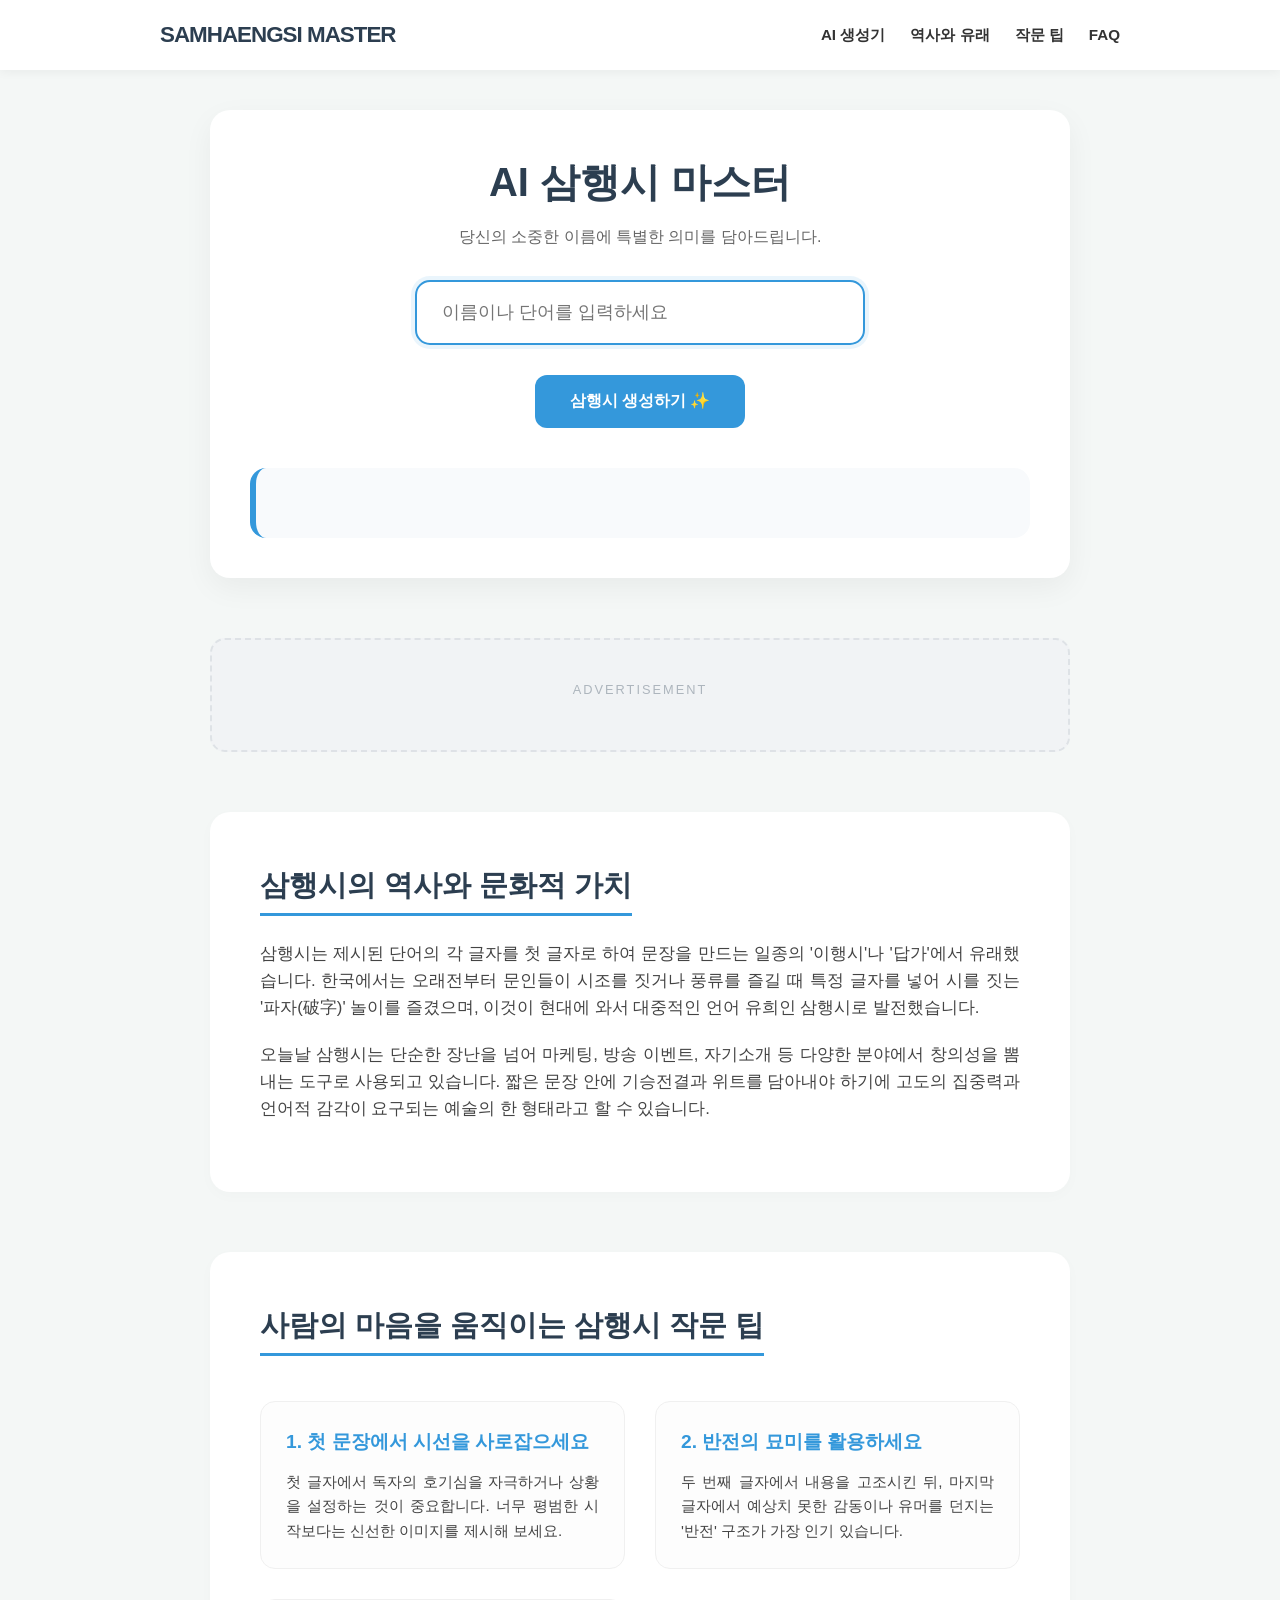
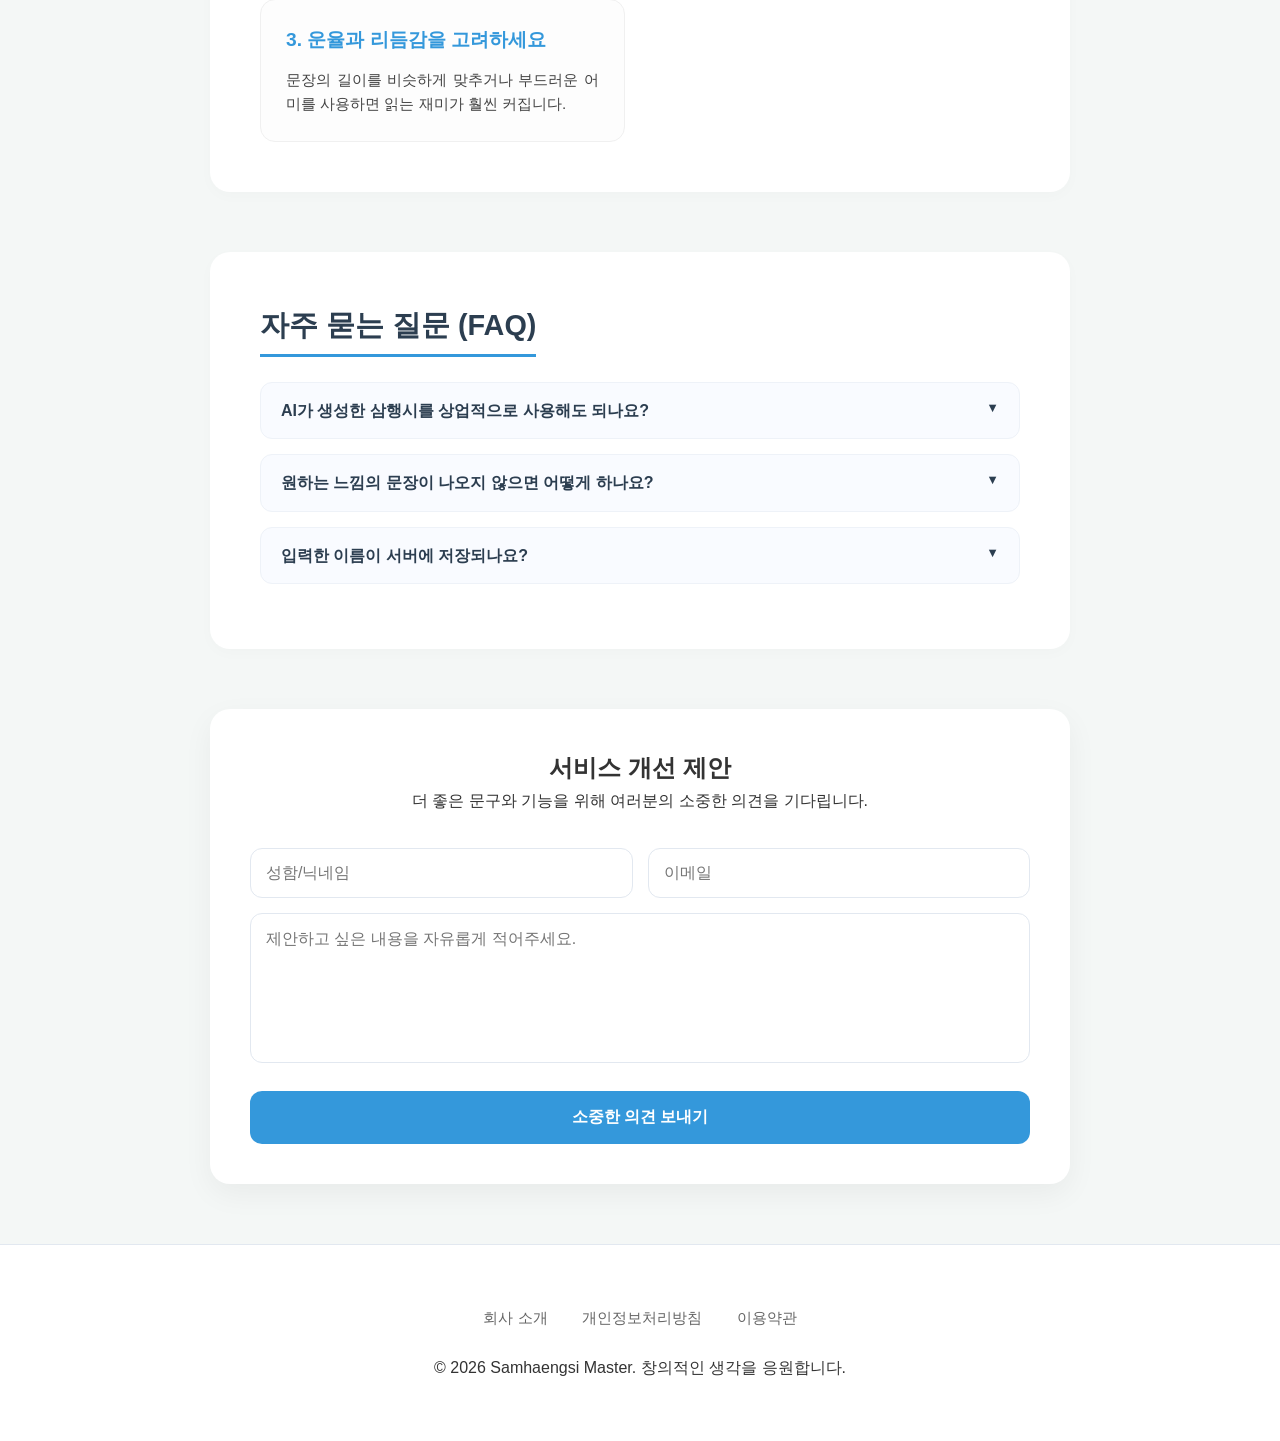
<file: index.html>
<!DOCTYPE html>
<html lang="ko">
<head>
    <!-- Google tag (gtag.js) -->
    <script async src="https://www.googletagmanager.com/gtag/js?id=G-84EFPF96HW"></script>
    <script>
      window.dataLayer = window.dataLayer || [];
      function gtag(){dataLayer.push(arguments);}
      gtag('js', new Date());

      gtag('config', 'G-84EFPF96HW');
    </script>
    <script type="text/javascript">
        (function(c,l,a,r,i,t,y){
            c[a]=c[a]||function(){(c[a].q=c[a].q||[]).push(arguments)};
            t=l.createElement(r);t.async=1;t.src="https://www.clarity.ms/tag/"+i;
            y=l.getElementsByTagName(r)[0];y.parentNode.insertBefore(t,y);
        })(window, document, "clarity", "script", "wb2wrzkjo5");
    </script>
    <meta charset="UTF-8">
    <meta name="viewport" content="width=device-width, initial-scale=1.0">
    <title>삼행시 마스터 | AI 기반 창의적인 삼행시 생성 및 작문 가이드</title>
    <meta name="description" content="이름과 단어로 멋진 삼행시를 지어보세요. 삼행시의 역사, 작문 팁, 풍부한 예시까지 제공하는 국내 최고의 삼행시 전문 플랫폼입니다.">
    <meta name="google-adsense-account" content="ca-pub-3675438535838084">
    <script async src="https://pagead2.googlesyndication.com/pagead/js/adsbygoogle.js?client=ca-pub-3675438535838084"
     crossorigin="anonymous"></script>
    <link rel="stylesheet" href="style.css">
</head>
<body>

<header>
    <nav class="nav-container">
        <div class="logo">SAMHAENGSI MASTER</div>
        <ul class="nav-links">
            <li><a href="#generator">AI 생성기</a></li>
            <li><a href="#history">역사와 유래</a></li>
            <li><a href="#tips">작문 팁</a></li>
            <li><a href="#faq">FAQ</a></li>
        </ul>
    </nav>
</header>

<main class="app-container">
    <!-- Main Generator -->
    <section id="generator" class="section card">
        <div class="header">
            <h1>AI 삼행시 마스터</h1>
            <p>당신의 소중한 이름에 특별한 의미를 담아드립니다.</p>
        </div>

        <div class="input-section">
            <input type="text" id="nameInput" placeholder="이름이나 단어를 입력하세요" maxlength="10">
        </div>

        <div class="btn-group">
            <button class="btn-primary" onclick="generatePoem()">삼행시 생성하기 ✨</button>
            <button id="copyBtn" class="btn-copy" onclick="copyToClipboard()">복사하기 📋</button>
        </div>

        <div id="result-area">
            <div id="poemCard" class="poem-card"></div>
        </div>
    </section>

    <!-- Ad Space -->
    <div class="ad-placeholder">
        <p>ADVERTISEMENT</p>
        <ins class="adsbygoogle"
             style="display:block"
             data-ad-client="ca-pub-3675438535838084"
             data-ad-slot="YOUR_AD_SLOT_ID"
             data-ad-format="auto"
             data-full-width-responsive="true"></ins>
        <script>
             (adsbygoogle = window.adsbygoogle || []).push({});
        </script>
    </div>

    <!-- History Content -->
    <section id="history" class="section info-content">
        <h2>삼행시의 역사와 문화적 가치</h2>
        <p>삼행시는 제시된 단어의 각 글자를 첫 글자로 하여 문장을 만드는 일종의 '이행시'나 '답가'에서 유래했습니다. 한국에서는 오래전부터 문인들이 시조를 짓거나 풍류를 즐길 때 특정 글자를 넣어 시를 짓는 '파자(破字)' 놀이를 즐겼으며, 이것이 현대에 와서 대중적인 언어 유희인 삼행시로 발전했습니다.</p>
        <p>오늘날 삼행시는 단순한 장난을 넘어 마케팅, 방송 이벤트, 자기소개 등 다양한 분야에서 창의성을 뽐내는 도구로 사용되고 있습니다. 짧은 문장 안에 기승전결과 위트를 담아내야 하기에 고도의 집중력과 언어적 감각이 요구되는 예술의 한 형태라고 할 수 있습니다.</p>
    </section>

    <!-- Tips Content -->
    <section id="tips" class="section info-content">
        <h2>사람의 마음을 움직이는 삼행시 작문 팁</h2>
        <div class="tips-grid">
            <div class="tip-item">
                <h3>1. 첫 문장에서 시선을 사로잡으세요</h3>
                <p>첫 글자에서 독자의 호기심을 자극하거나 상황을 설정하는 것이 중요합니다. 너무 평범한 시작보다는 신선한 이미지를 제시해 보세요.</p>
            </div>
            <div class="tip-item">
                <h3>2. 반전의 묘미를 활용하세요</h3>
                <p>두 번째 글자에서 내용을 고조시킨 뒤, 마지막 글자에서 예상치 못한 감동이나 유머를 던지는 '반전' 구조가 가장 인기 있습니다.</p>
            </div>
            <div class="tip-item">
                <h3>3. 운율과 리듬감을 고려하세요</h3>
                <p>문장의 길이를 비슷하게 맞추거나 부드러운 어미를 사용하면 읽는 재미가 훨씬 커집니다.</p>
            </div>
        </div>
    </section>

    <!-- FAQ Section -->
    <section id="faq" class="section info-content">
        <h2>자주 묻는 질문 (FAQ)</h2>
        <div class="faq-list">
            <details>
                <summary>AI가 생성한 삼행시를 상업적으로 사용해도 되나요?</summary>
                <p>네, 삼행시 마스터가 생성한 결과물은 개인적, 상업적 용도로 자유롭게 활용하실 수 있습니다. 단, 결과물에 의한 저작권 분쟁에 대해서는 책임지지 않습니다.</p>
            </details>
            <details>
                <summary>원하는 느낌의 문장이 나오지 않으면 어떻게 하나요?</summary>
                <p>'삼행시 생성하기' 버튼을 다시 누르면 새로운 조합의 문장이 생성됩니다. 마음에 들 때까지 여러 번 시도해 보세요!</p>
            </details>
            <details>
                <summary>입력한 이름이 서버에 저장되나요?</summary>
                <p>아니요. 저희 서비스는 사용자의 입력 데이터를 별도로 서버에 수집하거나 저장하지 않습니다. 안심하고 이용하세요.</p>
            </details>
        </div>
    </section>

    <!-- Contact & Feedback -->
    <section id="contact" class="section card contact-box">
        <h2>서비스 개선 제안</h2>
        <p>더 좋은 문구와 기능을 위해 여러분의 소중한 의견을 기다립니다.</p>
        <form action="https://formspree.io/f/mqewkakv" method="POST" class="contact-form">
            <div class="form-row">
                <input type="text" name="name" required placeholder="성함/닉네임">
                <input type="email" name="_replyto" required placeholder="이메일">
            </div>
            <textarea name="message" required placeholder="제안하고 싶은 내용을 자유롭게 적어주세요."></textarea>
            <button type="submit" class="btn-primary">소중한 의견 보내기</button>
        </form>
    </section>
</main>

<footer class="footer">
    <div class="footer-links">
        <a href="about.html">회사 소개</a>
        <a href="privacy.html">개인정보처리방침</a>
        <a href="terms.html">이용약관</a>
    </div>
    <p>© 2026 Samhaengsi Master. 창의적인 생각을 응원합니다.</p>
</footer>

<div id="toast">복사되었습니다!</div>

<script src="main.js"></script>
</body>
</html>
</file>
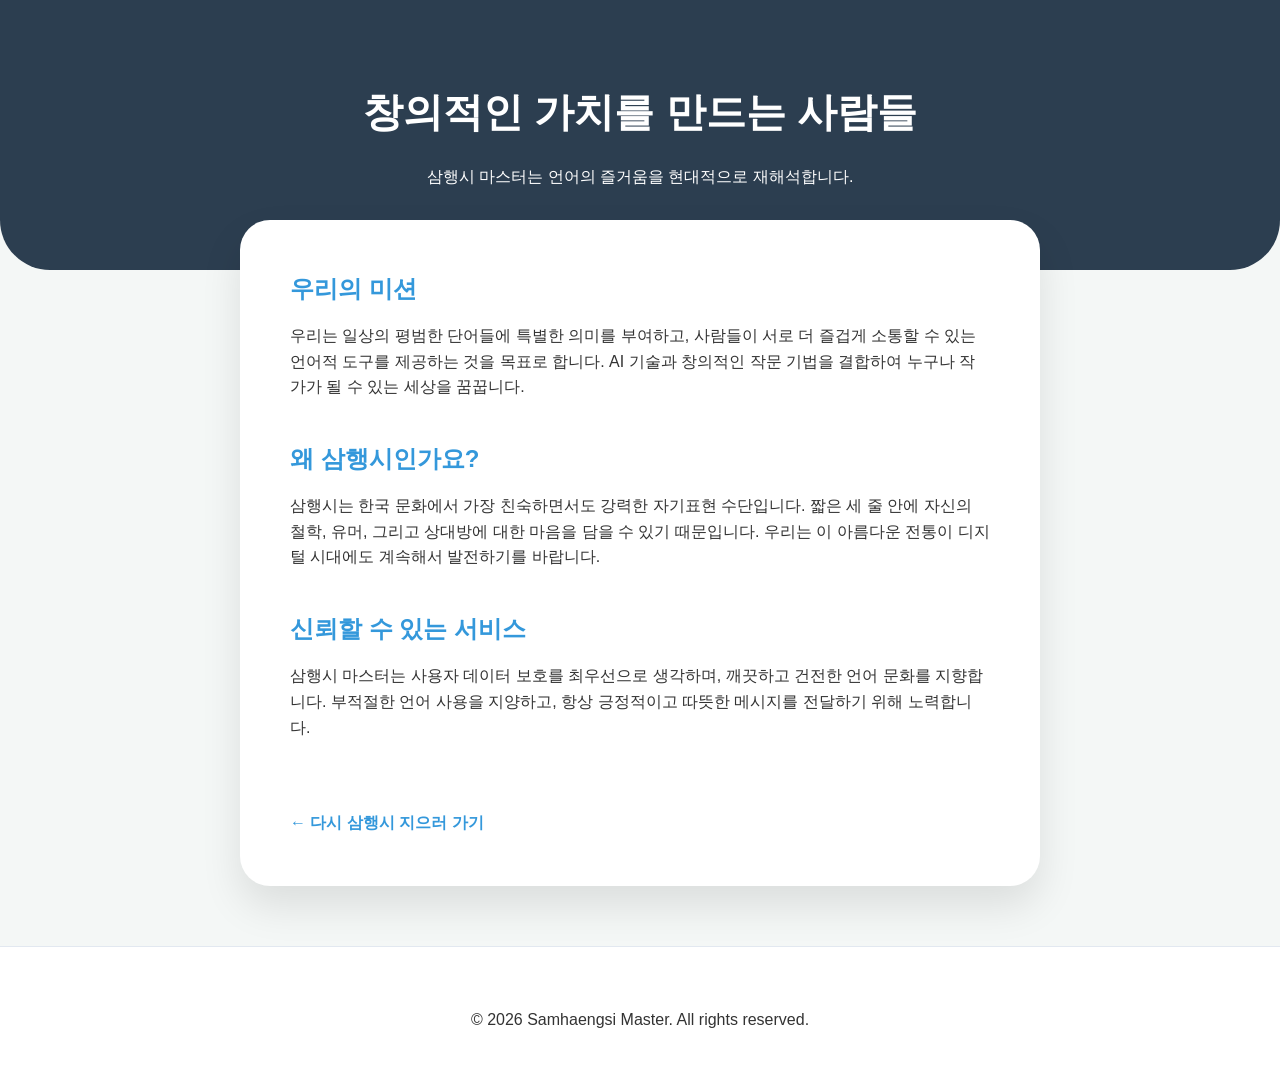
<file: about.html>
<!DOCTYPE html>
<html lang="ko">
<head>
    <!-- Google tag (gtag.js) -->
    <script async src="https://www.googletagmanager.com/gtag/js?id=G-84EFPF96HW"></script>
    <script>
      window.dataLayer = window.dataLayer || [];
      function gtag(){dataLayer.push(arguments);}
      gtag('js', new Date());

      gtag('config', 'G-84EFPF96HW');
    </script>
    <meta charset="UTF-8">
    <meta name="viewport" content="width=device-width, initial-scale=1.0">
    <title>회사 소개 | 삼행시 마스터</title>
    <link rel="stylesheet" href="style.css">
    <style>
        .about-hero { background: var(--primary-color); color: white; padding: 80px 20px; text-align: center; border-radius: 0 0 50px 50px; }
        .about-hero h1 { font-size: 2.5rem; margin-bottom: 20px; }
        .about-content { max-width: 800px; margin: -50px auto 60px; background: white; padding: 50px; border-radius: 30px; box-shadow: 0 20px 40px rgba(0,0,0,0.1); }
        .mission-item { margin-bottom: 40px; }
        .mission-item h2 { color: var(--accent-color); margin-bottom: 15px; }
        .back-home { display: inline-block; margin-top: 30px; text-decoration: none; color: var(--accent-color); font-weight: 700; }
    </style>
</head>
<body>
    <div class="about-hero">
        <h1>창의적인 가치를 만드는 사람들</h1>
        <p>삼행시 마스터는 언어의 즐거움을 현대적으로 재해석합니다.</p>
    </div>

    <div class="about-content">
        <div class="mission-item">
            <h2>우리의 미션</h2>
            <p>우리는 일상의 평범한 단어들에 특별한 의미를 부여하고, 사람들이 서로 더 즐겁게 소통할 수 있는 언어적 도구를 제공하는 것을 목표로 합니다. AI 기술과 창의적인 작문 기법을 결합하여 누구나 작가가 될 수 있는 세상을 꿈꿉니다.</p>
        </div>

        <div class="mission-item">
            <h2>왜 삼행시인가요?</h2>
            <p>삼행시는 한국 문화에서 가장 친숙하면서도 강력한 자기표현 수단입니다. 짧은 세 줄 안에 자신의 철학, 유머, 그리고 상대방에 대한 마음을 담을 수 있기 때문입니다. 우리는 이 아름다운 전통이 디지털 시대에도 계속해서 발전하기를 바랍니다.</p>
        </div>

        <div class="mission-item">
            <h2>신뢰할 수 있는 서비스</h2>
            <p>삼행시 마스터는 사용자 데이터 보호를 최우선으로 생각하며, 깨끗하고 건전한 언어 문화를 지향합니다. 부적절한 언어 사용을 지양하고, 항상 긍정적이고 따뜻한 메시지를 전달하기 위해 노력합니다.</p>
        </div>

        <a href="index.html" class="back-home">← 다시 삼행시 지으러 가기</a>
    </div>

    <footer class="footer">
        <p>© 2026 Samhaengsi Master. All rights reserved.</p>
    </footer>
</body>
</html>
</file>
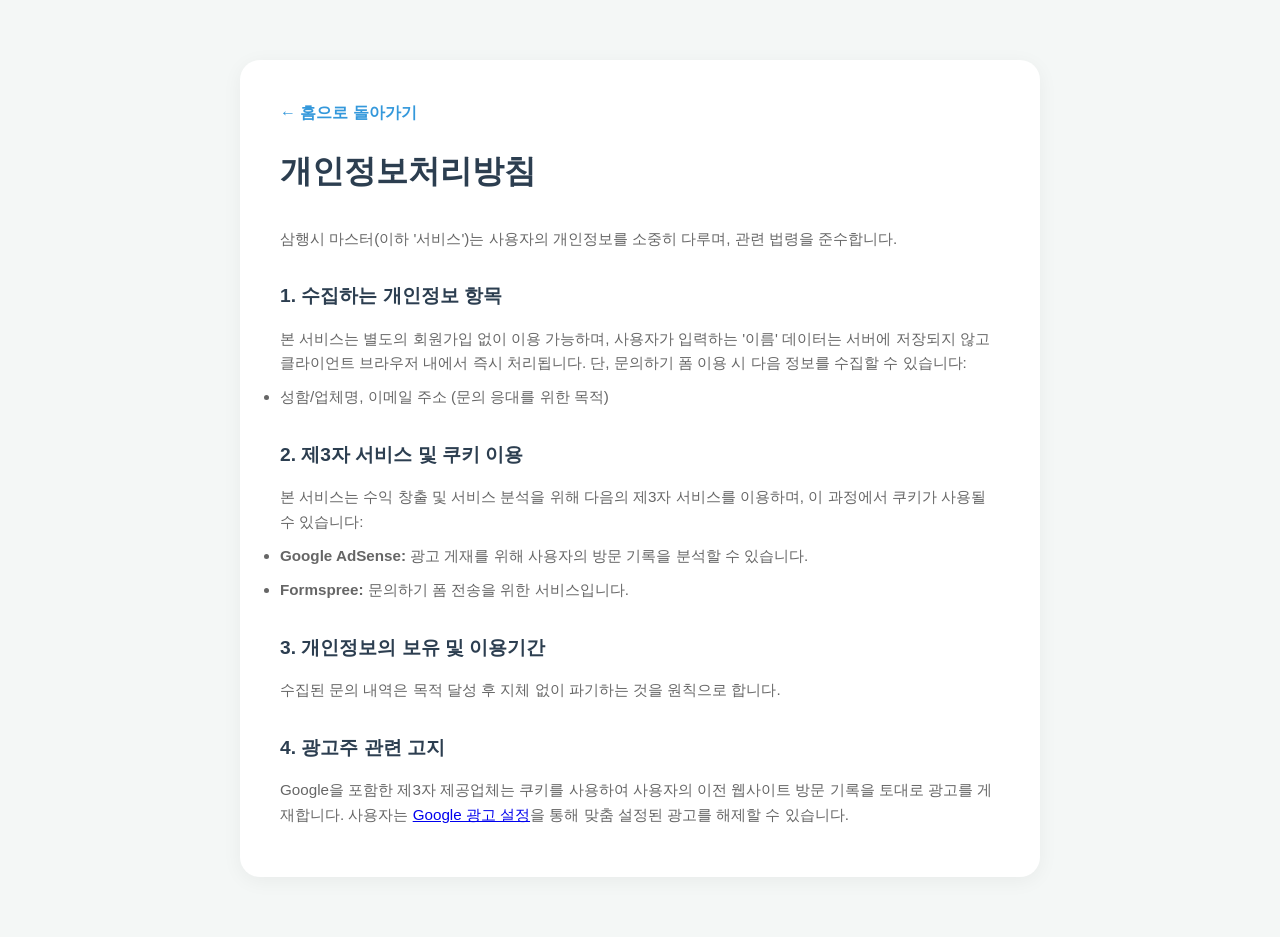
<file: privacy.html>
<!DOCTYPE html>
<html lang="ko">
<head>
    <!-- Google tag (gtag.js) -->
    <script async src="https://www.googletagmanager.com/gtag/js?id=G-84EFPF96HW"></script>
    <script>
      window.dataLayer = window.dataLayer || [];
      function gtag(){dataLayer.push(arguments);}
      gtag('js', new Date());

      gtag('config', 'G-84EFPF96HW');
    </script>
    <script type="text/javascript">
        (function(c,l,a,r,i,t,y){
            c[a]=c[a]||function(){(c[a].q=c[a].q||[]).push(arguments)};
            t=l.createElement(r);t.async=1;t.src="https://www.clarity.ms/tag/"+i;
            y=l.getElementsByTagName(r)[0];y.parentNode.insertBefore(t,y);
        })(window, document, "clarity", "script", "wb2wrzkjo5");
    </script>
    <meta charset="UTF-8">
    <meta name="viewport" content="width=device-width, initial-scale=1.0">
    <title>개인정보처리방침 | 삼행시 마스터</title>
    <script async src="https://pagead2.googlesyndication.com/pagead/js/adsbygoogle.js?client=ca-pub-3675438535838084"
     crossorigin="anonymous"></script>
    <link rel="stylesheet" href="style.css">
    <style>
        .policy-container { max-width: 800px; margin: 60px auto; padding: 40px; background: white; border-radius: 20px; box-shadow: 0 4px 20px rgba(0,0,0,0.05); }
        h1 { margin-bottom: 30px; color: var(--primary-color); }
        h2 { margin-top: 30px; margin-bottom: 15px; color: var(--primary-color); font-size: 1.2rem; }
        p, li { color: var(--text-sub); margin-bottom: 10px; font-size: 0.95rem; }
        .back-link { display: inline-block; margin-bottom: 20px; text-decoration: none; color: var(--accent-color); font-weight: 600; }
    </style>
</head>
<body>
    <div class="policy-container">
        <a href="index.html" class="back-link">← 홈으로 돌아가기</a>
        <h1>개인정보처리방침</h1>
        <p>삼행시 마스터(이하 '서비스')는 사용자의 개인정보를 소중히 다루며, 관련 법령을 준수합니다.</p>

        <h2>1. 수집하는 개인정보 항목</h2>
        <p>본 서비스는 별도의 회원가입 없이 이용 가능하며, 사용자가 입력하는 '이름' 데이터는 서버에 저장되지 않고 클라이언트 브라우저 내에서 즉시 처리됩니다. 단, 문의하기 폼 이용 시 다음 정보를 수집할 수 있습니다:</p>
        <ul>
            <li>성함/업체명, 이메일 주소 (문의 응대를 위한 목적)</li>
        </ul>

        <h2>2. 제3자 서비스 및 쿠키 이용</h2>
        <p>본 서비스는 수익 창출 및 서비스 분석을 위해 다음의 제3자 서비스를 이용하며, 이 과정에서 쿠키가 사용될 수 있습니다:</p>
        <ul>
            <li><strong>Google AdSense:</strong> 광고 게재를 위해 사용자의 방문 기록을 분석할 수 있습니다.</li>
            <li><strong>Formspree:</strong> 문의하기 폼 전송을 위한 서비스입니다.</li>
        </ul>

        <h2>3. 개인정보의 보유 및 이용기간</h2>
        <p>수집된 문의 내역은 목적 달성 후 지체 없이 파기하는 것을 원칙으로 합니다.</p>

        <h2>4. 광고주 관련 고지</h2>
        <p>Google을 포함한 제3자 제공업체는 쿠키를 사용하여 사용자의 이전 웹사이트 방문 기록을 토대로 광고를 게재합니다. 사용자는 <a href="https://adssettings.google.com">Google 광고 설정</a>을 통해 맞춤 설정된 광고를 해제할 수 있습니다.</p>
    </div>
</body>
</html>
</file>
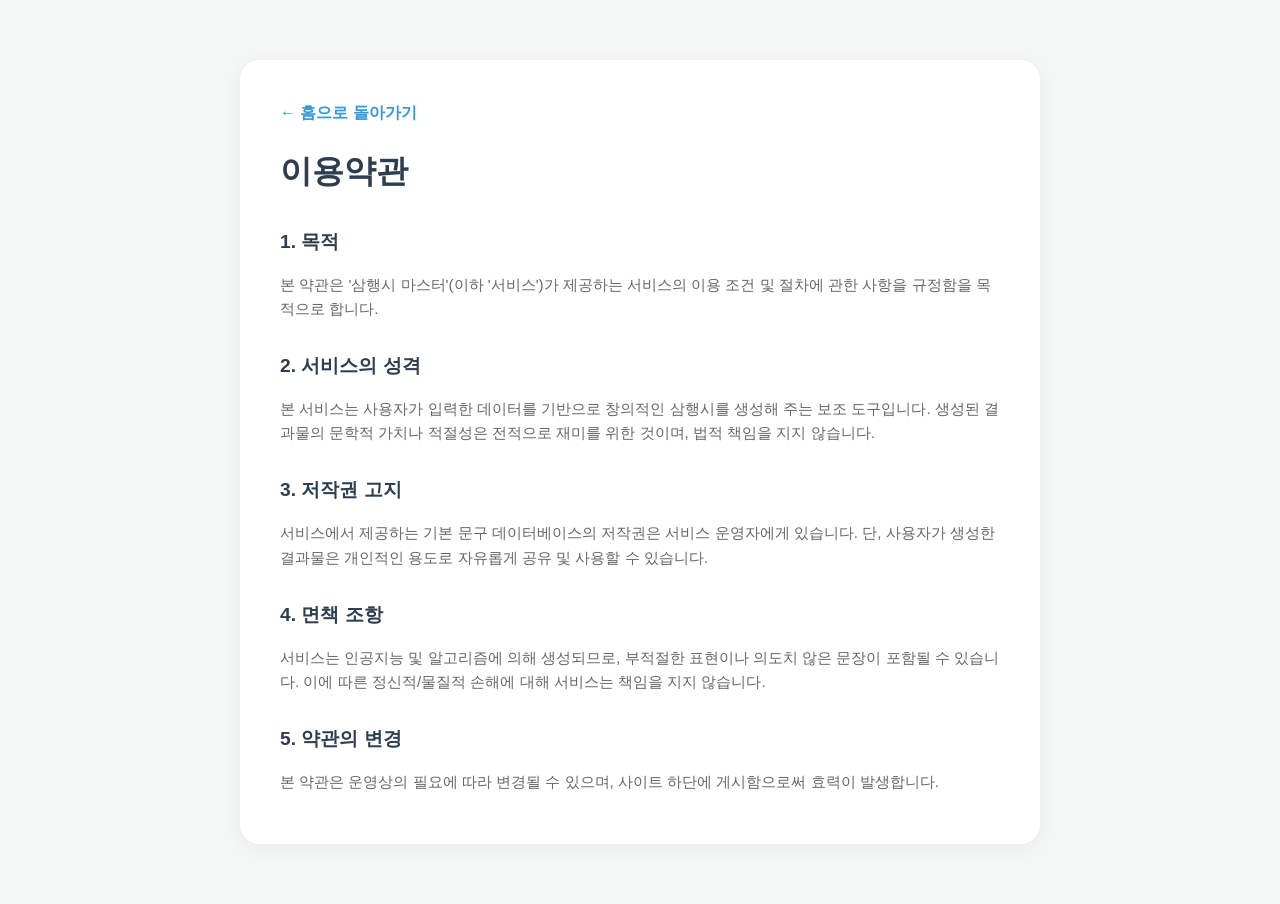
<file: terms.html>
<!DOCTYPE html>
<html lang="ko">
<head>
    <!-- Google tag (gtag.js) -->
    <script async src="https://www.googletagmanager.com/gtag/js?id=G-84EFPF96HW"></script>
    <script>
      window.dataLayer = window.dataLayer || [];
      function gtag(){dataLayer.push(arguments);}
      gtag('js', new Date());

      gtag('config', 'G-84EFPF96HW');
    </script>
    <script type="text/javascript">
        (function(c,l,a,r,i,t,y){
            c[a]=c[a]||function(){(c[a].q=c[a].q||[]).push(arguments)};
            t=l.createElement(r);t.async=1;t.src="https://www.clarity.ms/tag/"+i;
            y=l.getElementsByTagName(r)[0];y.parentNode.insertBefore(t,y);
        })(window, document, "clarity", "script", "wb2wrzkjo5");
    </script>
    <meta charset="UTF-8">
    <meta name="viewport" content="width=device-width, initial-scale=1.0">
    <title>이용약관 | 삼행시 마스터</title>
    <script async src="https://pagead2.googlesyndication.com/pagead/js/adsbygoogle.js?client=ca-pub-3675438535838084"
     crossorigin="anonymous"></script>
    <link rel="stylesheet" href="style.css">
    <style>
        .policy-container { max-width: 800px; margin: 60px auto; padding: 40px; background: white; border-radius: 20px; box-shadow: 0 4px 20px rgba(0,0,0,0.05); }
        h1 { margin-bottom: 30px; color: var(--primary-color); }
        h2 { margin-top: 30px; margin-bottom: 15px; color: var(--primary-color); font-size: 1.2rem; }
        p, li { color: var(--text-sub); margin-bottom: 10px; font-size: 0.95rem; }
        .back-link { display: inline-block; margin-bottom: 20px; text-decoration: none; color: var(--accent-color); font-weight: 600; }
    </style>
</head>
<body>
    <div class="policy-container">
        <a href="index.html" class="back-link">← 홈으로 돌아가기</a>
        <h1>이용약관</h1>
        
        <h2>1. 목적</h2>
        <p>본 약관은 '삼행시 마스터'(이하 '서비스')가 제공하는 서비스의 이용 조건 및 절차에 관한 사항을 규정함을 목적으로 합니다.</p>

        <h2>2. 서비스의 성격</h2>
        <p>본 서비스는 사용자가 입력한 데이터를 기반으로 창의적인 삼행시를 생성해 주는 보조 도구입니다. 생성된 결과물의 문학적 가치나 적절성은 전적으로 재미를 위한 것이며, 법적 책임을 지지 않습니다.</p>

        <h2>3. 저작권 고지</h2>
        <p>서비스에서 제공하는 기본 문구 데이터베이스의 저작권은 서비스 운영자에게 있습니다. 단, 사용자가 생성한 결과물은 개인적인 용도로 자유롭게 공유 및 사용할 수 있습니다.</p>

        <h2>4. 면책 조항</h2>
        <p>서비스는 인공지능 및 알고리즘에 의해 생성되므로, 부적절한 표현이나 의도치 않은 문장이 포함될 수 있습니다. 이에 따른 정신적/물질적 손해에 대해 서비스는 책임을 지지 않습니다.</p>

        <h2>5. 약관의 변경</h2>
        <p>본 약관은 운영상의 필요에 따라 변경될 수 있으며, 사이트 하단에 게시함으로써 효력이 발생합니다.</p>
    </div>
</body>
</html>
</file>
<file: style.css>
:root {
    --primary-color: #2c3e50;
    --accent-color: #3498db;
    --bg-color: #f4f7f6;
    --card-bg: #ffffff;
    --text-main: #333333;
    --text-sub: #666666;
    --border-color: #e2e8f0;
    --nav-height: 70px;
}

* {
    box-sizing: border-box;
    margin: 0;
    padding: 0;
    font-family: 'Pretendard', sans-serif;
    scroll-behavior: smooth;
}

body {
    background-color: var(--bg-color);
    color: var(--text-main);
    line-height: 1.6;
}

/* Header & Navigation */
header {
    background: white;
    box-shadow: 0 2px 10px rgba(0,0,0,0.05);
    position: sticky;
    top: 0;
    z-index: 1000;
}

.nav-container {
    max-width: 1000px;
    margin: 0 auto;
    height: var(--nav-height);
    display: flex;
    justify-content: space-between;
    align-items: center;
    padding: 0 20px;
}

.logo {
    font-weight: 800;
    font-size: 1.4rem;
    color: var(--primary-color);
    letter-spacing: -1px;
}

.nav-links {
    list-style: none;
    display: flex;
    gap: 25px;
}

.nav-links a {
    text-decoration: none;
    color: var(--text-main);
    font-weight: 600;
    font-size: 0.95rem;
    transition: color 0.2s;
}

.nav-links a:hover {
    color: var(--accent-color);
}

/* Main Layout */
.app-container {
    max-width: 900px;
    margin: 40px auto;
    padding: 0 20px;
}

.section {
    margin-bottom: 60px;
}

.card {
    background: var(--card-bg);
    padding: 40px;
    border-radius: 20px;
    box-shadow: 0 10px 30px rgba(0,0,0,0.05);
}

/* Generator Styling */
.header { text-align: center; margin-bottom: 30px; }
.header h1 { font-size: 2.5rem; color: var(--primary-color); margin-bottom: 10px; }
.header p { color: var(--text-sub); }

.input-section { text-align: center; margin: 30px 0; }
input {
    width: 100%;
    max-width: 450px;
    padding: 20px 25px;
    border: 2px solid var(--border-color);
    border-radius: 15px;
    font-size: 1.1rem;
    outline: none;
    transition: all 0.3s;
}
input:focus {
    border-color: var(--accent-color);
    box-shadow: 0 0 0 4px rgba(52, 152, 219, 0.1);
}

.btn-group { display: flex; justify-content: center; gap: 15px; flex-wrap: wrap; }
button { padding: 16px 35px; border: none; border-radius: 12px; font-size: 1rem; font-weight: 700; cursor: pointer; transition: all 0.2s; }
.btn-primary { background-color: var(--accent-color); color: white; }
.btn-primary:hover { background-color: #2980b9; transform: translateY(-2px); }
.btn-copy { background-color: #ecf0f1; color: #2c3e50; display: none; }

/* Poem Result */
.poem-card { margin-top: 40px; padding: 35px; background: #f8fafc; border-radius: 16px; border-left: 6px solid var(--accent-color); animation: slideUp 0.5s ease-out; }
@keyframes slideUp { from { opacity: 0; transform: translateY(20px); } to { opacity: 1; transform: translateY(0); } }
.poem-line { display: flex; margin-bottom: 20px; align-items: flex-start; }
.initial-box { width: 45px; height: 45px; background: var(--primary-color); color: white; display: flex; align-items: center; justify-content: center; border-radius: 10px; font-weight: 900; margin-right: 20px; flex-shrink: 0; font-size: 1.2rem; }
.content-text { font-size: 1.15rem; color: #334155; padding-top: 8px; font-weight: 500; }

/* Content Sections */
.info-content { background: white; padding: 50px; border-radius: 20px; box-shadow: 0 4px 15px rgba(0,0,0,0.02); }
.info-content h2 { margin-bottom: 25px; color: var(--primary-color); font-size: 1.8rem; border-bottom: 3px solid var(--accent-color); display: inline-block; padding-bottom: 5px; }
.info-content p { margin-bottom: 20px; font-size: 1.05rem; color: #444; text-align: justify; }

/* Tips Grid */
.tips-grid { display: grid; grid-template-columns: repeat(auto-fit, minmax(250px, 1fr)); gap: 30px; margin-top: 20px; }
.tip-item { background: #fdfdfd; padding: 25px; border-radius: 15px; border: 1px solid #f0f0f0; }
.tip-item h3 { color: var(--accent-color); margin-bottom: 12px; font-size: 1.2rem; }
.tip-item p { font-size: 0.95rem; margin-bottom: 0; }

/* FAQ Section */
.faq-list details { background: #f9fbff; padding: 15px 20px; border-radius: 12px; margin-bottom: 15px; border: 1px solid #eef2f8; }
.faq-list summary { font-weight: 700; cursor: pointer; color: var(--primary-color); list-style: none; position: relative; padding-right: 30px; }
.faq-list summary::after { content: '▼'; position: absolute; right: 0; font-size: 0.8rem; transition: transform 0.3s; }
.faq-list details[open] summary::after { transform: rotate(180deg); }
.faq-list p { margin-top: 15px; padding-top: 15px; border-top: 1px solid #e2e8f0; font-size: 0.95rem; margin-bottom: 0; }

/* Ad Placeholder */
.ad-placeholder { background: #f1f3f5; border: 2px dashed #dee2e6; padding: 40px; text-align: center; margin-bottom: 60px; border-radius: 15px; color: #adb5bd; }
.ad-placeholder p { font-size: 0.8rem; letter-spacing: 2px; margin-bottom: 10px; }

/* Contact Form */
.contact-box { text-align: center; }
.contact-form { margin-top: 35px; text-align: left; }
.form-row { display: flex; gap: 15px; margin-bottom: 15px; }
.form-row input { flex: 1; max-width: none; }
.contact-form input, .contact-form textarea { width: 100%; padding: 15px; border: 1px solid var(--border-color); border-radius: 12px; outline: none; font-size: 1rem; }
.contact-form textarea { height: 150px; margin-bottom: 20px; resize: none; }
.contact-box .btn-primary { width: 100%; }

/* Footer */
.footer { padding: 60px 20px; background: white; border-top: 1px solid var(--border-color); text-align: center; }
.footer-links { margin-bottom: 25px; }
.footer-links a { margin: 0 15px; text-decoration: none; color: var(--text-sub); font-size: 0.95rem; font-weight: 500; }
.footer-links a:hover { color: var(--accent-color); }

#toast { position: fixed; bottom: 30px; left: 50%; transform: translateX(-50%); background: rgba(0,0,0,0.85); color: white; padding: 12px 30px; border-radius: 50px; display: none; z-index: 2000; font-weight: 600; box-shadow: 0 5px 15px rgba(0,0,0,0.2); }

@media (max-width: 600px) {
    .nav-links { display: none; }
    .info-content { padding: 30px 20px; }
    .form-row { flex-direction: column; }
    .header h1 { font-size: 2rem; }
}
</file>
